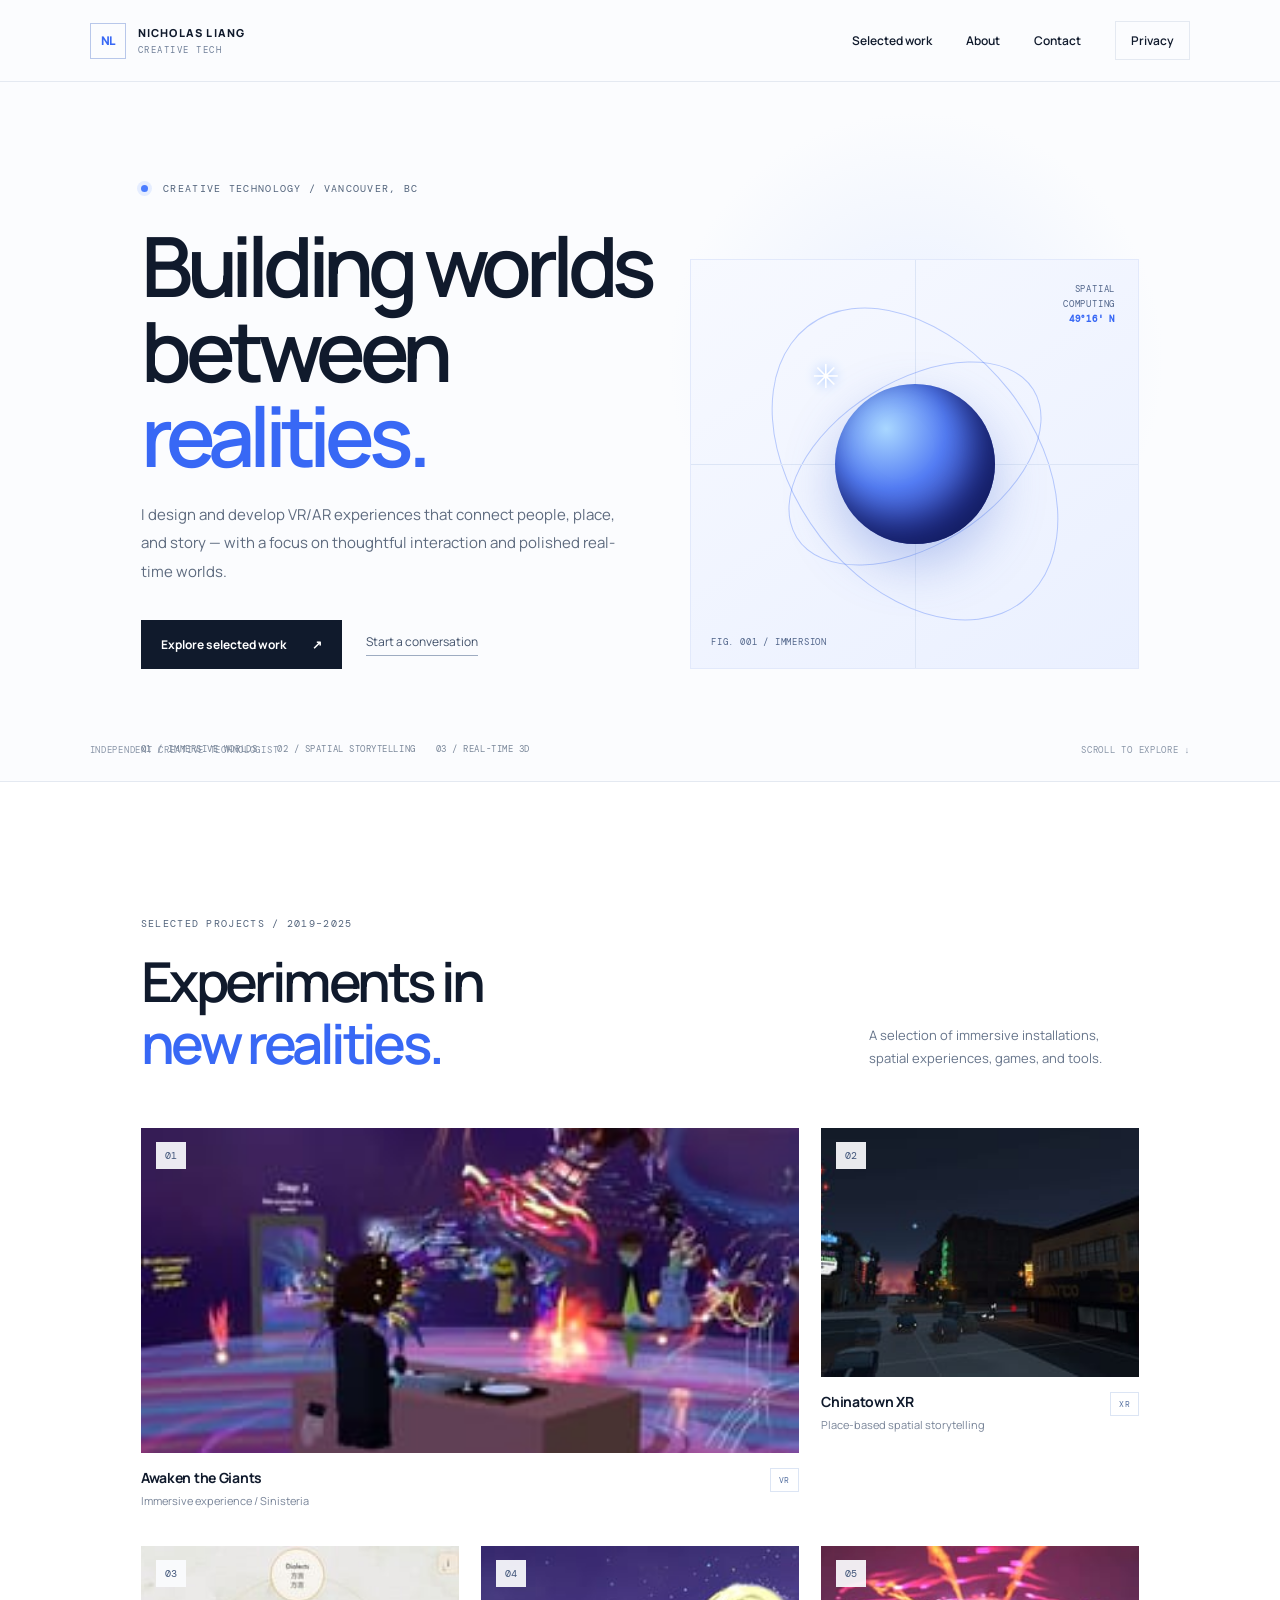
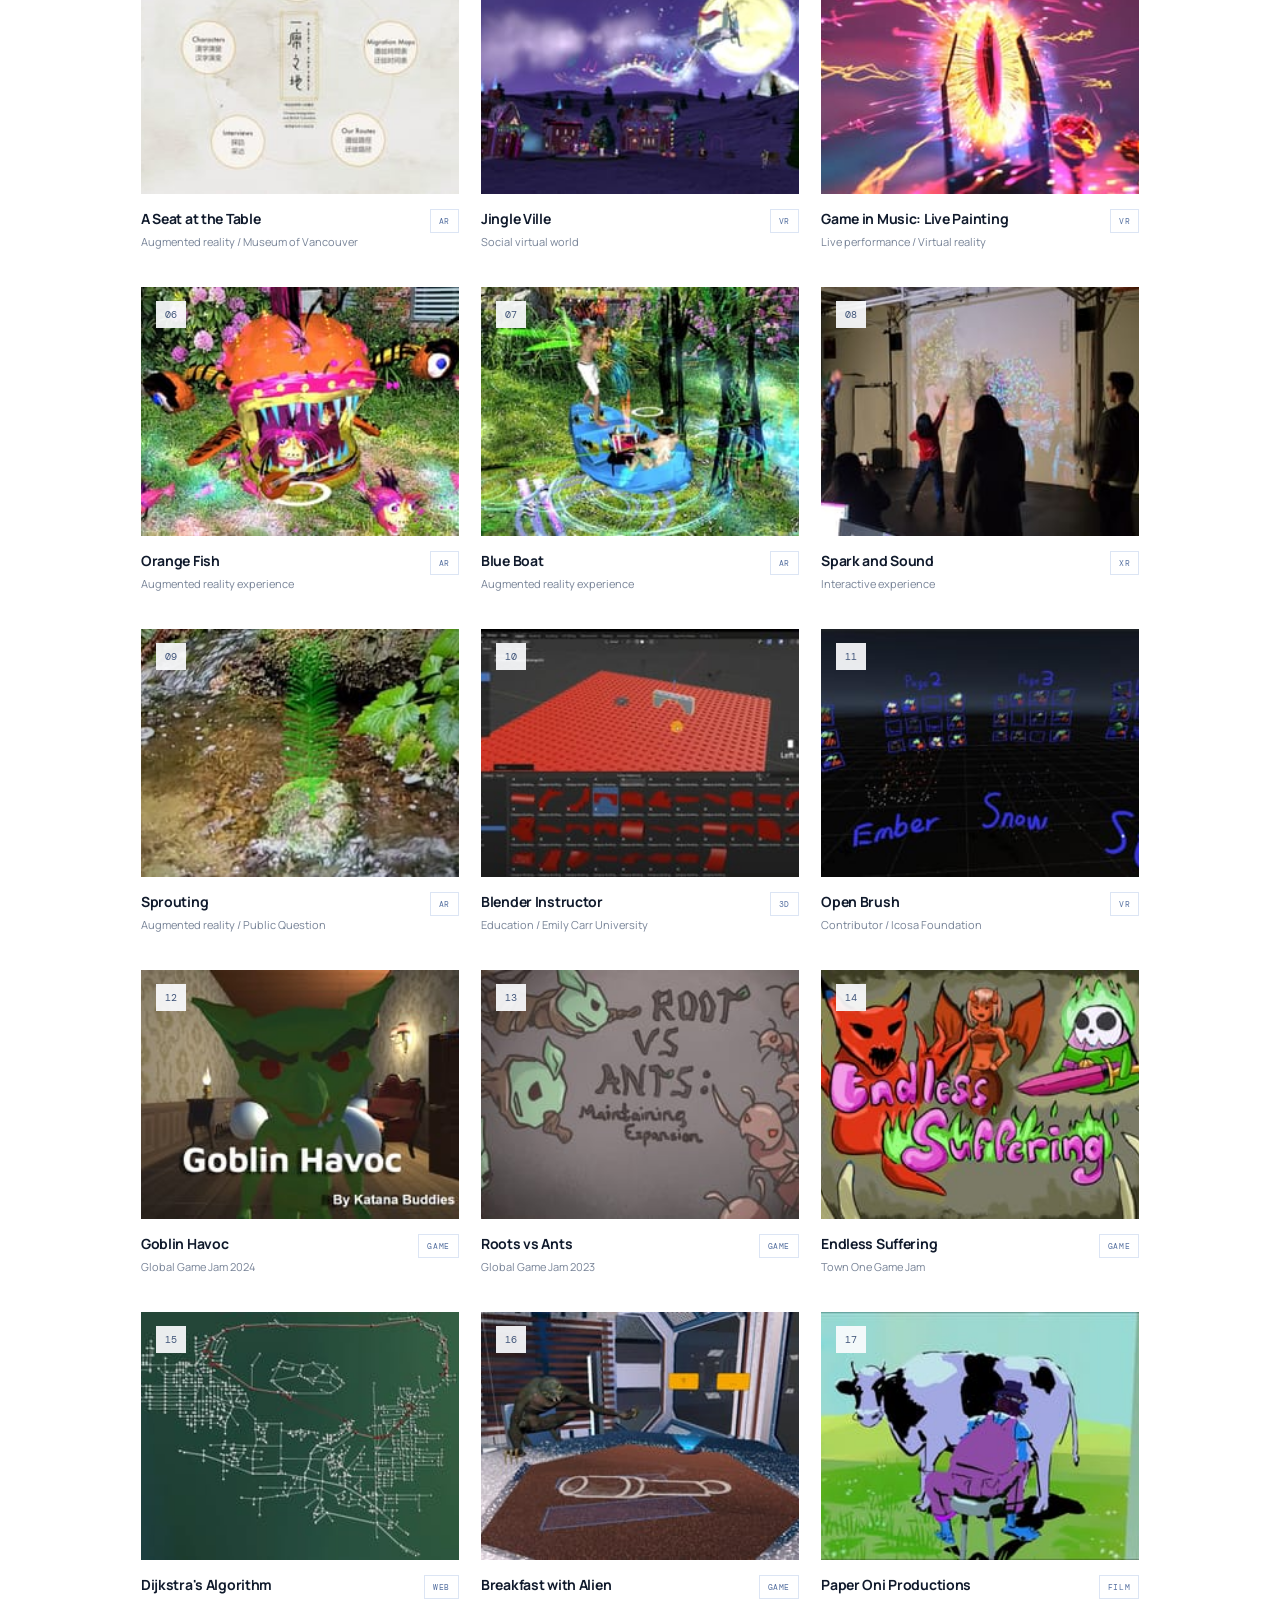
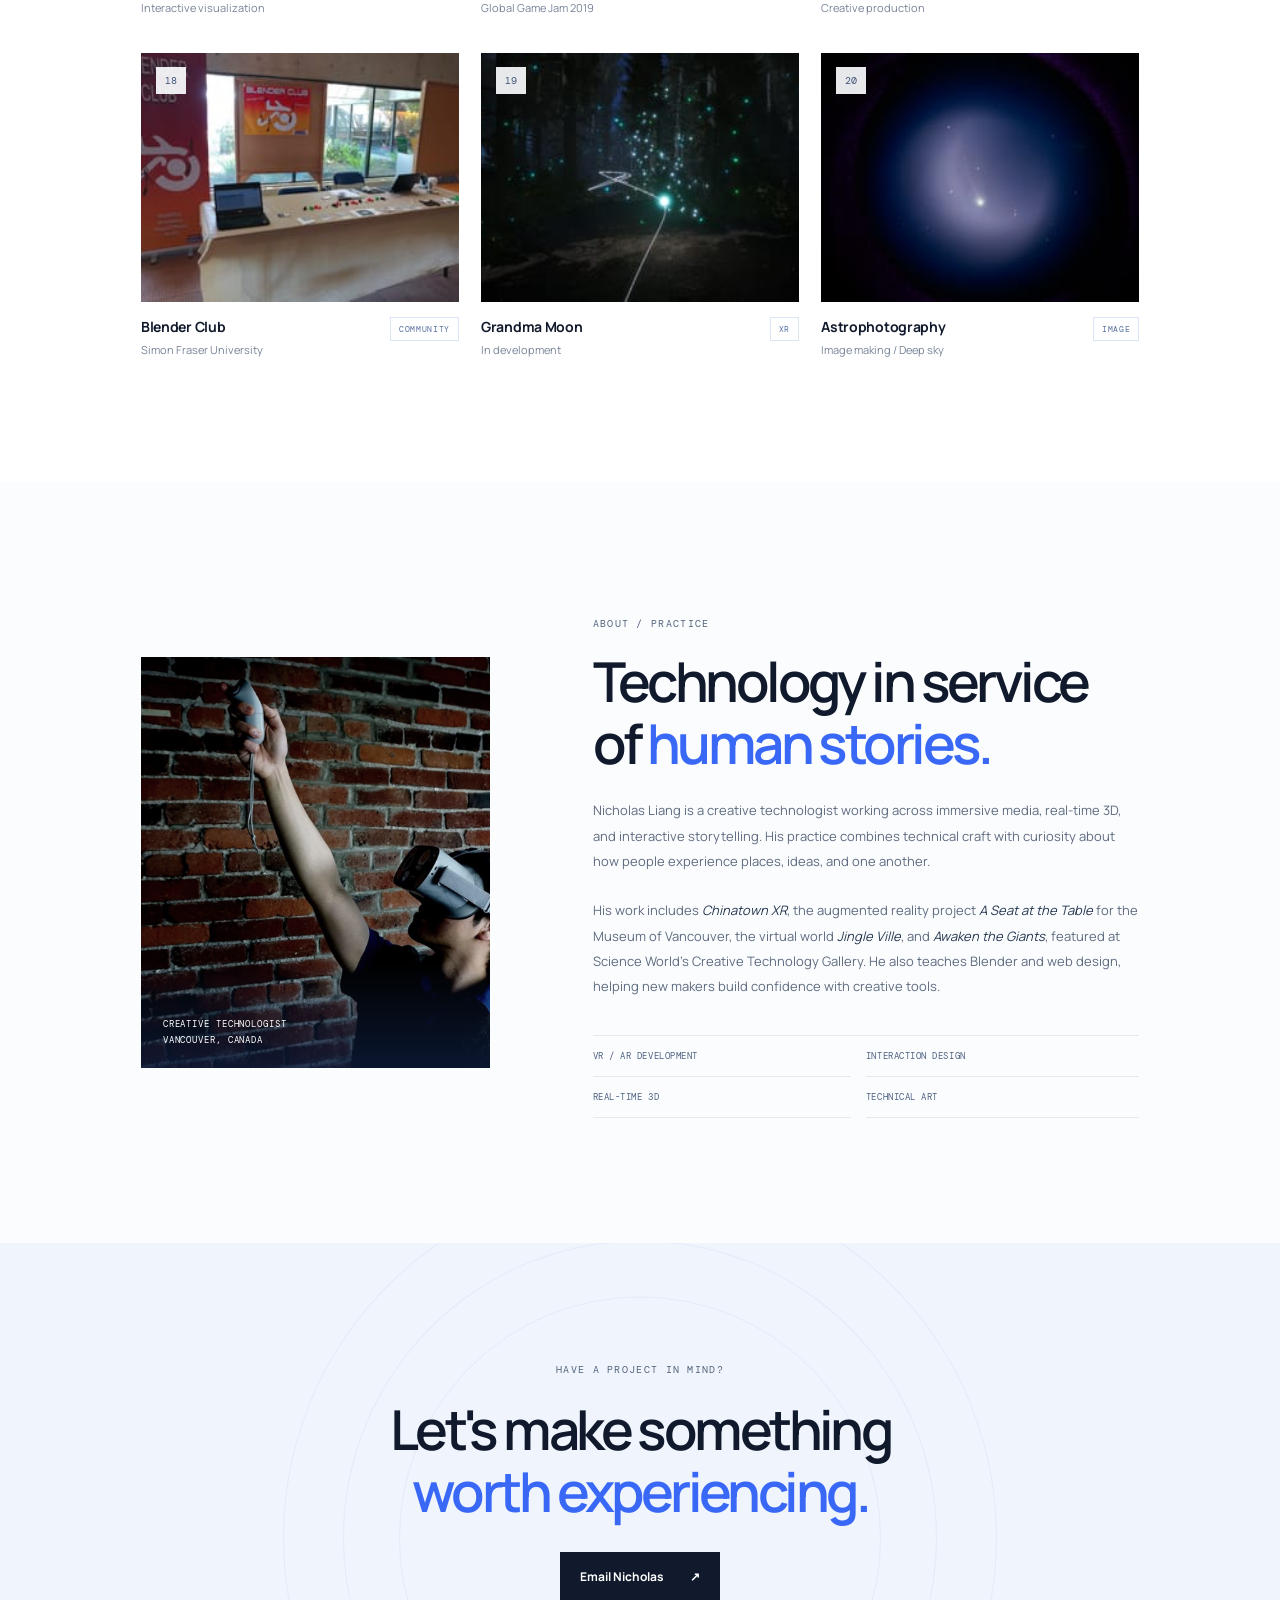
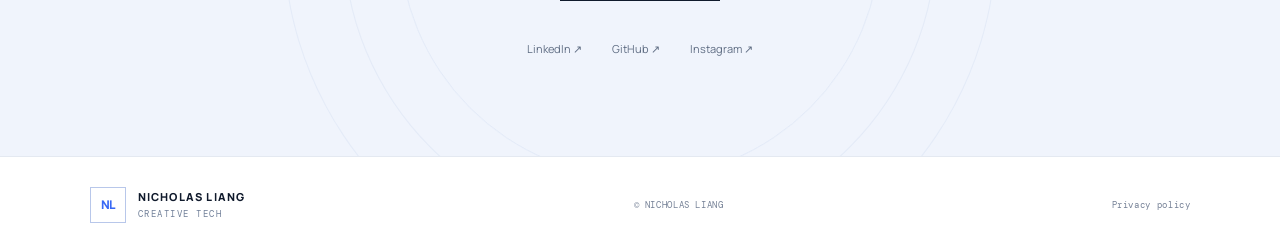
<file: index.html>
<!doctype html>
<html lang="en">
<head>
  <meta charset="utf-8">
  <meta name="viewport" content="width=device-width, initial-scale=1">
  <meta name="description" content="Nicholas Liang Creative Tech — VR/AR development and immersive experiences built at the intersection of technology and story.">
  <link rel="canonical" href="https://nicholasliang.com/">
  <title>Nicholas Liang | Creative Technology</title>
  <link rel="preconnect" href="https://fonts.googleapis.com">
  <link rel="preconnect" href="https://fonts.gstatic.com" crossorigin>
  <link href="https://fonts.googleapis.com/css2?family=DM+Mono:wght@400;500&family=Manrope:wght@400;500;600;700;800&display=swap" rel="stylesheet">
  <link rel="stylesheet" href="assets/css/main.css">
</head>
<body>
  <header class="site-header">
    <a class="wordmark" href="#top" aria-label="Nicholas Liang Creative Tech home"><span class="mark">NL</span><span>NICHOLAS LIANG<span class="wordmark-sub">CREATIVE TECH</span></span></a>
    <nav aria-label="Main navigation"><a href="#work">Selected work</a><a href="#about">About</a><a href="#contact">Contact</a><a class="nav-cta" href="privacy.html">Privacy</a></nav>
  </header>
  <main id="top">
    <section class="hero">
      <div class="hero-copy"><p class="eyebrow"><span class="pulse"></span> CREATIVE TECHNOLOGY / VANCOUVER, BC</p>
        <h1>Building worlds<br>between <span>realities.</span></h1>
        <p class="hero-lede">I design and develop VR/AR experiences that connect people, place, and story — with a focus on thoughtful interaction and polished real-time worlds.</p>
        <div class="hero-actions"><a class="button" href="#work">Explore selected work <span>↗</span></a><a class="text-link" href="mailto:ningtaku@gmail.com">Start a conversation</a></div>
        <div class="hero-meta"><span>01 / IMMERSIVE WORLDS</span><span>02 / SPATIAL STORYTELLING</span><span>03 / REAL-TIME 3D</span></div>
      </div>
      <div class="hero-art" role="img" aria-label="Abstract blue geometric artwork"><div class="orbit orbit-one"></div><div class="orbit orbit-two"></div><div class="orb-core"></div><div class="art-cross">✳</div><span class="art-label">SPATIAL<br>COMPUTING<br><b>49°16' N</b></span><span class="art-index">FIG. 001 / IMMERSION</span></div>
      <div class="hero-bottom"><span>INDEPENDENT CREATIVE TECHNOLOGIST</span><span>SCROLL TO EXPLORE ↓</span></div>
    </section>
    <section class="work section" id="work">
      <div class="section-head"><div><p class="eyebrow">SELECTED PROJECTS / 2019–2025</p><h2>Experiments in<br><span>new realities.</span></h2></div><p class="section-note">A selection of immersive installations, spatial experiences, games, and tools.</p></div>
      <div class="project-grid">
        <a class="project project-feature" href="https://youtu.be/QR4eH1AVmuc" target="_blank" rel="noreferrer"><div class="project-image"><img src="images/awaken.jpeg" alt="Awaken the Giants immersive experience"><span class="project-number">01</span><span class="project-arrow">↗</span></div><div class="project-info"><div><h3>Awaken the Giants</h3><p>Immersive experience / Sinisteria</p></div><span class="tag">VR</span></div></a>
        <a class="project" href="https://nicholasliang.github.io/ChinatownXRWebPreview/" target="_blank" rel="noreferrer"><div class="project-image"><img src="images/chinatownxr.jpeg" alt="Chinatown XR project"><span class="project-number">02</span><span class="project-arrow">↗</span></div><div class="project-info"><div><h3>Chinatown XR</h3><p>Place-based spatial storytelling</p></div><span class="tag">XR</span></div></a>
        <a class="project" href="https://youtu.be/b5e-fz_G0kM" target="_blank" rel="noreferrer"><div class="project-image"><img src="images/aseatatthetable.jpeg" alt="A Seat at the Table at Museum of Vancouver"><span class="project-number">03</span><span class="project-arrow">↗</span></div><div class="project-info"><div><h3>A Seat at the Table</h3><p>Augmented reality / Museum of Vancouver</p></div><span class="tag">AR</span></div></a>
        <a class="project" href="https://youtu.be/aHqDe-PHuR4" target="_blank" rel="noreferrer"><div class="project-image"><img src="images/jingleville.jpeg" alt="Jingle Ville virtual world"><span class="project-number">04</span><span class="project-arrow">↗</span></div><div class="project-info"><div><h3>Jingle Ville</h3><p>Social virtual world</p></div><span class="tag">VR</span></div></a>
        <a class="project" href="https://youtu.be/0qbkB45RY9E" target="_blank" rel="noreferrer"><div class="project-image"><img src="images/vrlivepainting.jpeg" alt="Game in Music live painting in VR"><span class="project-number">05</span><span class="project-arrow">↗</span></div><div class="project-info"><div><h3>Game in Music: Live Painting</h3><p>Live performance / Virtual reality</p></div><span class="tag">VR</span></div></a>
        <a class="project" href="https://curiouseye.com/orangefish.html" target="_blank" rel="noreferrer"><div class="project-image"><img src="images/orangefishar.jpeg" alt="Orange Fish AR experience"><span class="project-number">06</span><span class="project-arrow">↗</span></div><div class="project-info"><div><h3>Orange Fish</h3><p>Augmented reality experience</p></div><span class="tag">AR</span></div></a>
        <a class="project" href="https://curiouseye.com/blueboat.html" target="_blank" rel="noreferrer"><div class="project-image"><img src="images/blueboatar.jpeg" alt="Blue Boat AR experience"><span class="project-number">07</span><span class="project-arrow">↗</span></div><div class="project-info"><div><h3>Blue Boat</h3><p>Augmented reality experience</p></div><span class="tag">AR</span></div></a>
        <a class="project" href="https://youtu.be/eJo8S03qONQ" target="_blank" rel="noreferrer"><div class="project-image"><img src="images/sparkandsound.jpeg" alt="Spark and Sound"><span class="project-number">08</span><span class="project-arrow">↗</span></div><div class="project-info"><div><h3>Spark and Sound</h3><p>Interactive experience</p></div><span class="tag">XR</span></div></a>
        <a class="project" href="https://www.instagram.com/public_question_/" target="_blank" rel="noreferrer"><div class="project-image"><img src="images/sprouting.jpeg" alt="Sprouting AR"><span class="project-number">09</span><span class="project-arrow">↗</span></div><div class="project-info"><div><h3>Sprouting</h3><p>Augmented reality / Public Question</p></div><span class="tag">AR</span></div></a>
        <a class="project" href="https://www.ecuad.ca/academics/continuing-studies/topic/microcred-software/intro-blender" target="_blank" rel="noreferrer"><div class="project-image"><img src="images/blender.jpeg" alt="Blender teaching at Emily Carr University"><span class="project-number">10</span><span class="project-arrow">↗</span></div><div class="project-info"><div><h3>Blender Instructor</h3><p>Education / Emily Carr University</p></div><span class="tag">3D</span></div></a>
        <a class="project" href="https://openbrush.app/" target="_blank" rel="noreferrer"><div class="project-image"><img src="images/openbrush.jpeg" alt="Open Brush project"><span class="project-number">11</span><span class="project-arrow">↗</span></div><div class="project-info"><div><h3>Open Brush</h3><p>Contributor / Icosa Foundation</p></div><span class="tag">VR</span></div></a>
        <a class="project" href="https://globalgamejam.org/games/2024/goblin-havoc-8" target="_blank" rel="noreferrer"><div class="project-image"><img src="images/goblinhavoc.jpeg" alt="Goblin Havoc game"><span class="project-number">12</span><span class="project-arrow">↗</span></div><div class="project-info"><div><h3>Goblin Havoc</h3><p>Global Game Jam 2024</p></div><span class="tag">GAME</span></div></a>
        <a class="project" href="https://v3.globalgamejam.org/2023/games/roots-vs-ants-maintaining-expansion-2" target="_blank" rel="noreferrer"><div class="project-image"><img src="images/RootsvsAntsMaintainingExpansion.jpeg" alt="Roots vs Ants game"><span class="project-number">13</span><span class="project-arrow">↗</span></div><div class="project-info"><div><h3>Roots vs Ants</h3><p>Global Game Jam 2023</p></div><span class="tag">GAME</span></div></a>
        <a class="project" href="https://coolgunxdd.itch.io/endless-suffering" target="_blank" rel="noreferrer"><div class="project-image"><img src="images/endlesssuffering.jpeg" alt="Endless Suffering game"><span class="project-number">14</span><span class="project-arrow">↗</span></div><div class="project-info"><div><h3>Endless Suffering</h3><p>Town One Game Jam</p></div><span class="tag">GAME</span></div></a>
        <a class="project" href="https://youtu.be/n4WCAYhrs88" target="_blank" rel="noreferrer"><div class="project-image"><img src="images/307.jpeg" alt="Dijkstra's Algorithm visualization"><span class="project-number">15</span><span class="project-arrow">↗</span></div><div class="project-info"><div><h3>Dijkstra's Algorithm</h3><p>Interactive visualization</p></div><span class="tag">WEB</span></div></a>
        <a class="project" href="https://v3.globalgamejam.org/2019/games/breakfast-alien" target="_blank" rel="noreferrer"><div class="project-image"><img src="images/breakfastwithalien.jpeg" alt="Breakfast with Alien game"><span class="project-number">16</span><span class="project-arrow">↗</span></div><div class="project-info"><div><h3>Breakfast with Alien</h3><p>Global Game Jam 2019</p></div><span class="tag">GAME</span></div></a>
        <a class="project" href="https://youtu.be/TI0YmCc5xLI" target="_blank" rel="noreferrer"><div class="project-image"><img src="images/paperoni.jpeg" alt="Paper Oni Productions"><span class="project-number">17</span><span class="project-arrow">↗</span></div><div class="project-info"><div><h3>Paper Oni Productions</h3><p>Creative production</p></div><span class="tag">FILM</span></div></a>
        <a class="project" href="https://www.facebook.com/groups/1922956744587342" target="_blank" rel="noreferrer"><div class="project-image"><img src="images/blenderclub.jpeg" alt="Simon Fraser University Blender Club"><span class="project-number">18</span><span class="project-arrow">↗</span></div><div class="project-info"><div><h3>Blender Club</h3><p>Simon Fraser University</p></div><span class="tag">COMMUNITY</span></div></a>
        <div class="project project-static"><div class="project-image"><img src="images/grandmamoon.jpeg" alt="Grandma Moon project artwork"><span class="project-number">19</span><span class="project-arrow">↗</span></div><div class="project-info"><div><h3>Grandma Moon</h3><p>In development</p></div><span class="tag">XR</span></div></div>
        <a class="project" href="https://www.instagram.com/nick_liang_ca/" target="_blank" rel="noreferrer"><div class="project-image"><img src="images/12P.jpeg" alt="Astrophotography image"><span class="project-number">20</span><span class="project-arrow">↗</span></div><div class="project-info"><div><h3>Astrophotography</h3><p>Image making / Deep sky</p></div><span class="tag">IMAGE</span></div></a>
      </div>
    </section>
    <section class="about section" id="about"><div class="about-art"><img src="images/me.jpg" alt="Nicholas Liang"><span>CREATIVE TECHNOLOGIST<br>VANCOUVER, CANADA</span></div><div class="about-copy"><p class="eyebrow">ABOUT / PRACTICE</p><h2>Technology in service<br>of <span>human stories.</span></h2><p>Nicholas Liang is a creative technologist working across immersive media, real-time 3D, and interactive storytelling. His practice combines technical craft with curiosity about how people experience places, ideas, and one another.</p><p>His work includes <em>Chinatown XR</em>, the augmented reality project <em>A Seat at the Table</em> for the Museum of Vancouver, the virtual world <em>Jingle Ville</em>, and <em>Awaken the Giants</em>, featured at Science World's Creative Technology Gallery. He also teaches Blender and web design, helping new makers build confidence with creative tools.</p><div class="capabilities"><span>VR / AR DEVELOPMENT</span><span>INTERACTION DESIGN</span><span>REAL-TIME 3D</span><span>TECHNICAL ART</span></div></div></section>
    <section class="contact section" id="contact"><p class="eyebrow">HAVE A PROJECT IN MIND?</p><h2>Let's make something<br><span>worth experiencing.</span></h2><a class="button" href="mailto:ningtaku@gmail.com">Email Nicholas <span>↗</span></a><div class="socials"><a href="https://www.linkedin.com/in/nicholas-liang-20a44414b/" target="_blank" rel="noreferrer">LinkedIn ↗</a><a href="https://github.com/NicholasLiang" target="_blank" rel="noreferrer">GitHub ↗</a><a href="https://www.instagram.com/nick_liang_ca/" target="_blank" rel="noreferrer">Instagram ↗</a></div></section>
  </main>
  <footer><a class="wordmark" href="#top"><span class="mark">NL</span><span>NICHOLAS LIANG<span class="wordmark-sub">CREATIVE TECH</span></span></a><span>© NICHOLAS LIANG</span><a href="privacy.html">Privacy policy</a></footer>
</body>
</html>
</file>
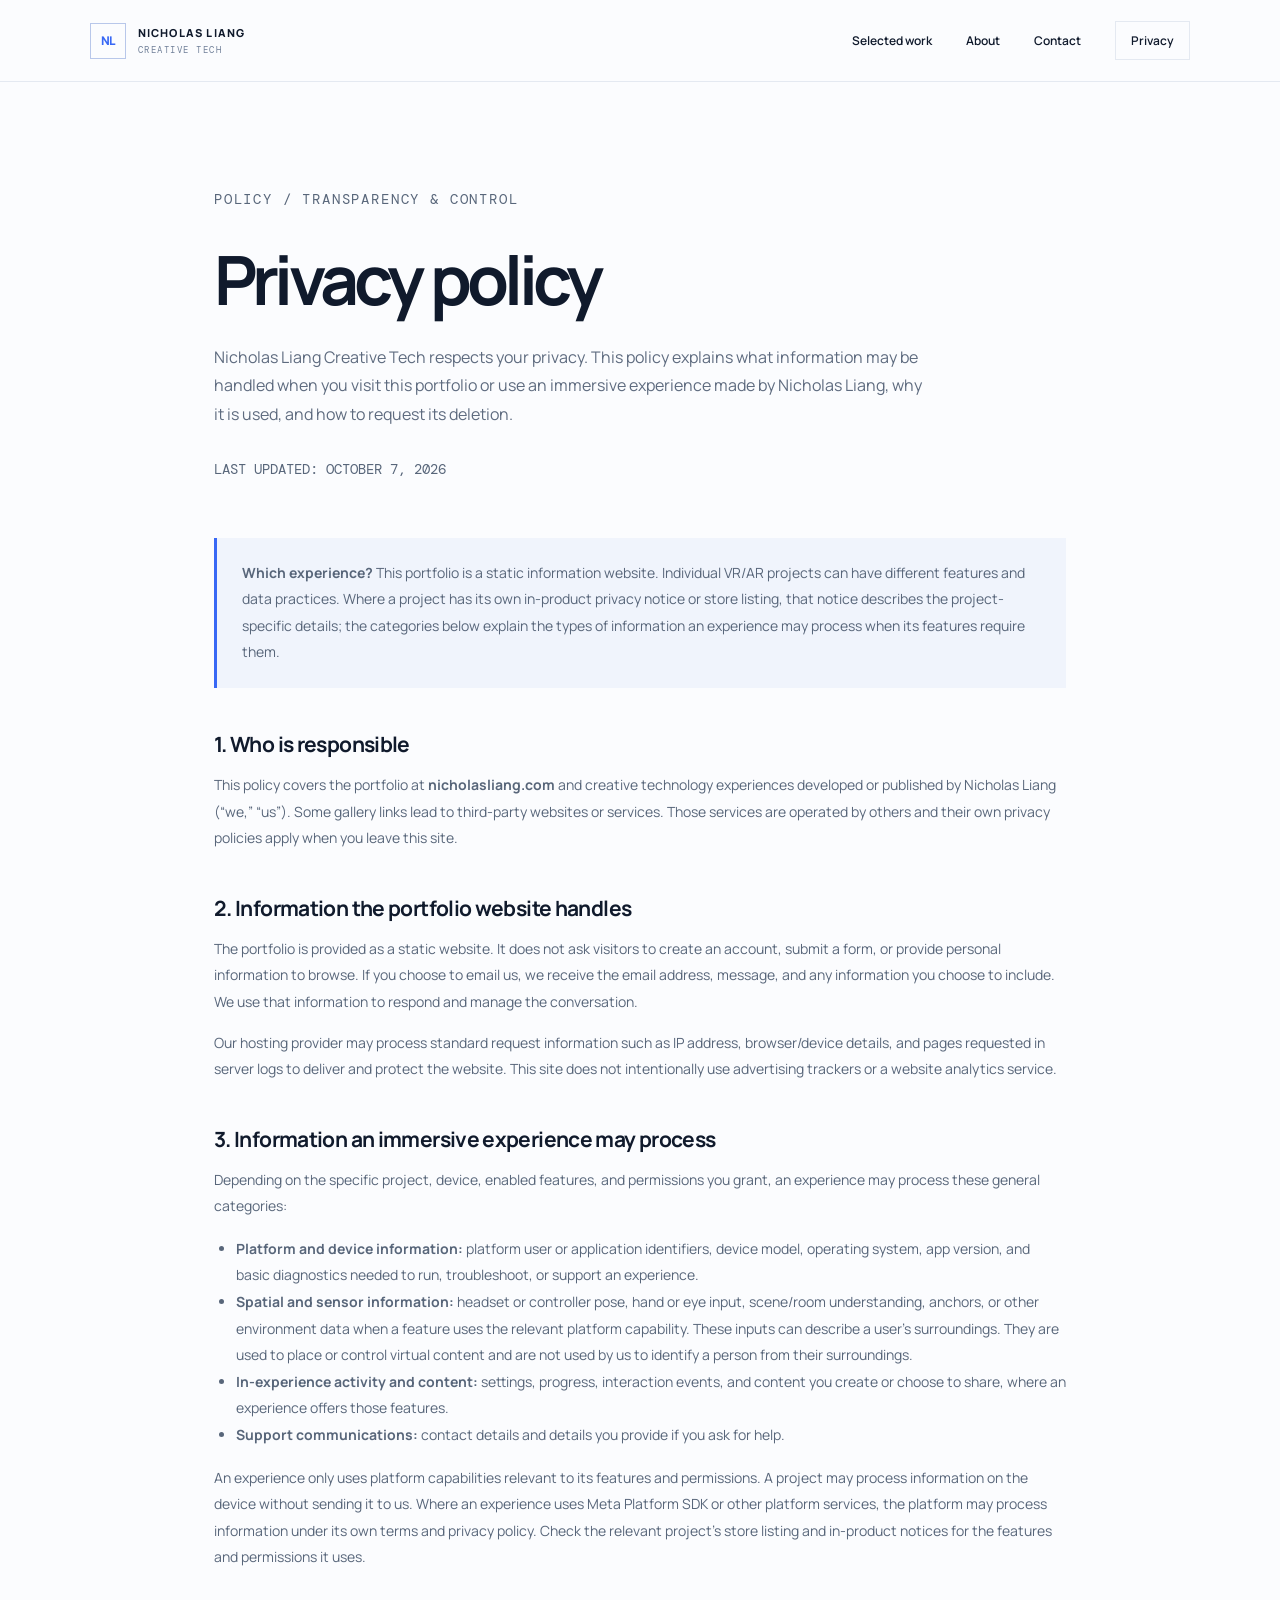
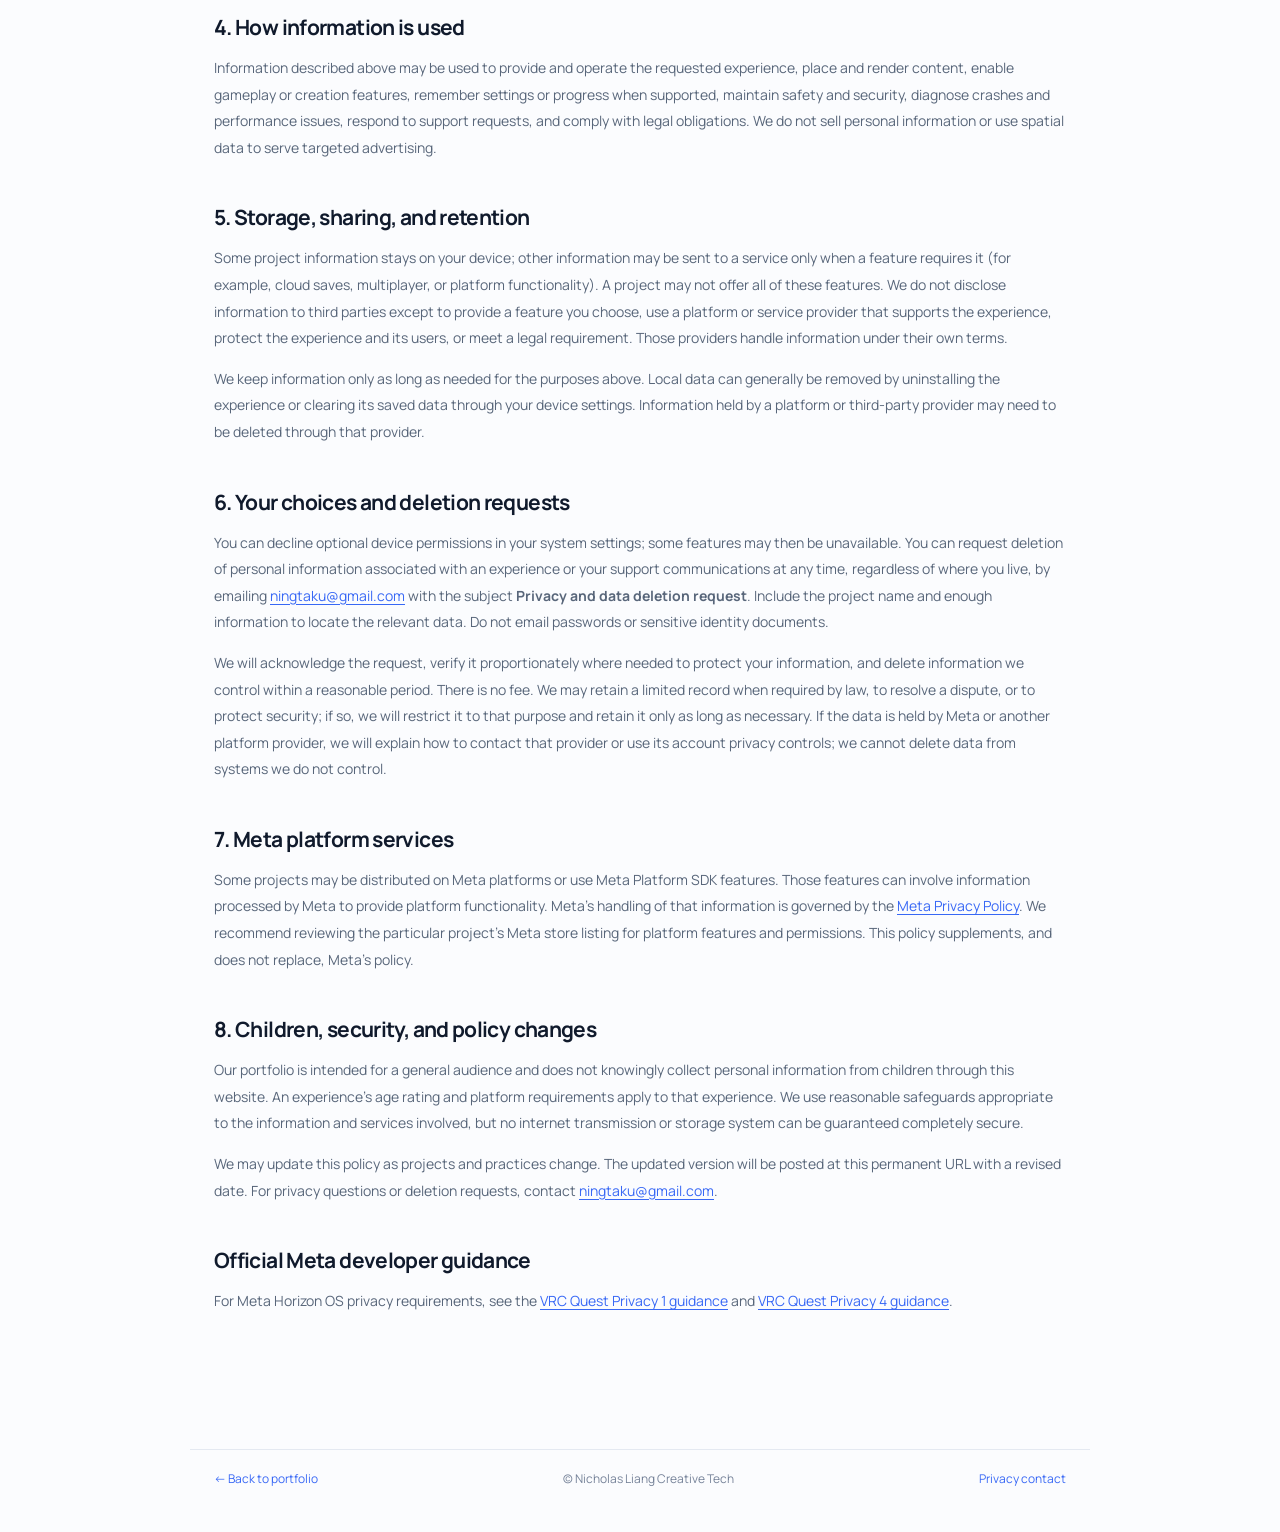
<file: privacy.html>
<!doctype html>
<html lang="en">
<head>
  <meta charset="utf-8">
  <meta name="viewport" content="width=device-width, initial-scale=1">
  <meta name="description" content="Privacy information for Nicholas Liang Creative Tech websites and immersive experiences, including data use and deletion requests.">
  <link rel="canonical" href="https://nicholasliang.com/privacy.html">
  <title>Privacy Policy — Nicholas Liang Creative Tech</title>
  <link rel="preconnect" href="https://fonts.googleapis.com">
  <link rel="preconnect" href="https://fonts.gstatic.com" crossorigin>
  <link href="https://fonts.googleapis.com/css2?family=DM+Mono:wght@400;500&family=Manrope:wght@400;500;600;700;800&display=swap" rel="stylesheet">
  <link rel="stylesheet" href="assets/css/main.css">
</head>
<body>
  <header class="site-header">
    <a class="wordmark" href="index.html" aria-label="Nicholas Liang Creative Tech home"><span class="mark">NL</span><span>NICHOLAS LIANG<span class="wordmark-sub">CREATIVE TECH</span></span></a>
    <nav aria-label="Main navigation"><a href="index.html#work">Selected work</a><a href="index.html#about">About</a><a href="index.html#contact">Contact</a><a class="nav-cta" href="privacy.html" aria-current="page">Privacy</a></nav>
  </header>
  <main class="privacy-main">
    <p class="eyebrow">POLICY / TRANSPARENCY & CONTROL</p>
    <h1>Privacy policy</h1>
    <p class="intro">Nicholas Liang Creative Tech respects your privacy. This policy explains what information may be handled when you visit this portfolio or use an immersive experience made by Nicholas Liang, why it is used, and how to request its deletion.</p>
    <p class="privacy-meta">LAST UPDATED: OCTOBER 7, 2026</p>

    <div class="policy-callout"><p><strong>Which experience?</strong> This portfolio is a static information website. Individual VR/AR projects can have different features and data practices. Where a project has its own in-product privacy notice or store listing, that notice describes the project-specific details; the categories below explain the types of information an experience may process when its features require them.</p></div>

    <h2>1. Who is responsible</h2>
    <p>This policy covers the portfolio at <strong>nicholasliang.com</strong> and creative technology experiences developed or published by Nicholas Liang (“we,” “us”). Some gallery links lead to third-party websites or services. Those services are operated by others and their own privacy policies apply when you leave this site.</p>

    <h2>2. Information the portfolio website handles</h2>
    <p>The portfolio is provided as a static website. It does not ask visitors to create an account, submit a form, or provide personal information to browse. If you choose to email us, we receive the email address, message, and any information you choose to include. We use that information to respond and manage the conversation.</p>
    <p>Our hosting provider may process standard request information such as IP address, browser/device details, and pages requested in server logs to deliver and protect the website. This site does not intentionally use advertising trackers or a website analytics service.</p>

    <h2>3. Information an immersive experience may process</h2>
    <p>Depending on the specific project, device, enabled features, and permissions you grant, an experience may process these general categories:</p>
    <ul>
      <li><strong>Platform and device information:</strong> platform user or application identifiers, device model, operating system, app version, and basic diagnostics needed to run, troubleshoot, or support an experience.</li>
      <li><strong>Spatial and sensor information:</strong> headset or controller pose, hand or eye input, scene/room understanding, anchors, or other environment data when a feature uses the relevant platform capability. These inputs can describe a user’s surroundings. They are used to place or control virtual content and are not used by us to identify a person from their surroundings.</li>
      <li><strong>In-experience activity and content:</strong> settings, progress, interaction events, and content you create or choose to share, where an experience offers those features.</li>
      <li><strong>Support communications:</strong> contact details and details you provide if you ask for help.</li>
    </ul>
    <p>An experience only uses platform capabilities relevant to its features and permissions. A project may process information on the device without sending it to us. Where an experience uses Meta Platform SDK or other platform services, the platform may process information under its own terms and privacy policy. Check the relevant project’s store listing and in-product notices for the features and permissions it uses.</p>

    <h2>4. How information is used</h2>
    <p>Information described above may be used to provide and operate the requested experience, place and render content, enable gameplay or creation features, remember settings or progress when supported, maintain safety and security, diagnose crashes and performance issues, respond to support requests, and comply with legal obligations. We do not sell personal information or use spatial data to serve targeted advertising.</p>

    <h2>5. Storage, sharing, and retention</h2>
    <p>Some project information stays on your device; other information may be sent to a service only when a feature requires it (for example, cloud saves, multiplayer, or platform functionality). A project may not offer all of these features. We do not disclose information to third parties except to provide a feature you choose, use a platform or service provider that supports the experience, protect the experience and its users, or meet a legal requirement. Those providers handle information under their own terms.</p>
    <p>We keep information only as long as needed for the purposes above. Local data can generally be removed by uninstalling the experience or clearing its saved data through your device settings. Information held by a platform or third-party provider may need to be deleted through that provider.</p>

    <h2>6. Your choices and deletion requests</h2>
    <p>You can decline optional device permissions in your system settings; some features may then be unavailable. You can request deletion of personal information associated with an experience or your support communications at any time, regardless of where you live, by emailing <a href="mailto:ningtaku@gmail.com?subject=Privacy%20and%20data%20deletion%20request">ningtaku@gmail.com</a> with the subject <strong>Privacy and data deletion request</strong>. Include the project name and enough information to locate the relevant data. Do not email passwords or sensitive identity documents.</p>
    <p>We will acknowledge the request, verify it proportionately where needed to protect your information, and delete information we control within a reasonable period. There is no fee. We may retain a limited record when required by law, to resolve a dispute, or to protect security; if so, we will restrict it to that purpose and retain it only as long as necessary. If the data is held by Meta or another platform provider, we will explain how to contact that provider or use its account privacy controls; we cannot delete data from systems we do not control.</p>

    <h2>7. Meta platform services</h2>
    <p>Some projects may be distributed on Meta platforms or use Meta Platform SDK features. Those features can involve information processed by Meta to provide platform functionality. Meta’s handling of that information is governed by the <a href="https://www.facebook.com/privacy/policy/" target="_blank" rel="noreferrer">Meta Privacy Policy</a>. We recommend reviewing the particular project’s Meta store listing for platform features and permissions. This policy supplements, and does not replace, Meta’s policy.</p>

    <h2>8. Children, security, and policy changes</h2>
    <p>Our portfolio is intended for a general audience and does not knowingly collect personal information from children through this website. An experience’s age rating and platform requirements apply to that experience. We use reasonable safeguards appropriate to the information and services involved, but no internet transmission or storage system can be guaranteed completely secure.</p>
    <p>We may update this policy as projects and practices change. The updated version will be posted at this permanent URL with a revised date. For privacy questions or deletion requests, contact <a href="mailto:ningtaku@gmail.com">ningtaku@gmail.com</a>.</p>

    <h2>Official Meta developer guidance</h2>
    <p>For Meta Horizon OS privacy requirements, see the <a href="https://developers.meta.com/vr/resources/vrc-quest-privacy-1/" target="_blank" rel="noreferrer">VRC Quest Privacy 1 guidance</a> and <a href="https://developers.meta.com/vr/resources/vrc-quest-privacy-4/" target="_blank" rel="noreferrer">VRC Quest Privacy 4 guidance</a>.</p>
  </main>
  <div class="privacy-footer"><a href="index.html">← Back to portfolio</a><span>© Nicholas Liang Creative Tech</span><a href="mailto:ningtaku@gmail.com">Privacy contact</a></div>
</body>
</html>
</file>
<file: assets/css/main.css>
:root{--ink:#101a2c;--muted:#66748a;--blue:#3868f5;--line:#e4e9f1;--paper:#fbfcfe;--mono:"DM Mono",monospace;--sans:"Manrope",Arial,sans-serif}*{box-sizing:border-box}html{scroll-behavior:smooth;scroll-padding-top:90px}body{margin:0;background:var(--paper);color:var(--ink);font-family:var(--sans);-webkit-font-smoothing:antialiased}a{color:inherit;text-decoration:none}.site-header{height:82px;padding:0 clamp(22px,7vw,112px);display:flex;align-items:center;justify-content:space-between;border-bottom:1px solid var(--line);background:rgba(251,252,254,.92);position:sticky;top:0;z-index:10;backdrop-filter:blur(16px)}.wordmark{display:flex;align-items:center;gap:12px;font-size:11px;font-weight:800;letter-spacing:.11em}.mark{width:36px;height:36px;display:grid;place-items:center;border:1px solid #b8c7ea;color:var(--blue);font-size:12px;letter-spacing:-.06em}.wordmark-sub{display:block;margin-top:4px;color:#718099;font:9px var(--mono);letter-spacing:.17em}.site-header nav{display:flex;align-items:center;gap:34px;font-size:12px;font-weight:600}.site-header nav a{transition:color .2s}.site-header nav a:hover,.socials a:hover,footer>a:hover{color:var(--blue)}.nav-cta{padding:10px 15px;border:1px solid var(--line)}.hero{min-height:690px;padding:90px clamp(22px,11vw,175px) 26px;position:relative;display:grid;grid-template-columns:1.1fr .9fr;align-items:center;overflow:hidden}.hero:before{content:"";position:absolute;width:500px;height:500px;left:52%;top:4%;background:radial-gradient(circle,#e9f0ff 0,rgba(233,240,255,0) 70%);pointer-events:none}.hero-copy{z-index:1}.eyebrow{font:10px var(--mono);letter-spacing:.13em;color:#53647c}.pulse{display:inline-block;width:7px;height:7px;border-radius:50%;margin-right:8px;background:#4a7cff;box-shadow:0 0 0 4px #e5edff}.hero h1{font-size:clamp(52px,6.5vw,90px);line-height:1.02;letter-spacing:-.075em;margin:28px 0 23px;font-weight:600}.hero h1 span,.section-head h2 span,.about h2 span,.contact h2 span{color:var(--blue)}.hero-lede{font-size:15px;line-height:1.9;color:#5e6b7f;max-width:490px}.hero-actions{display:flex;align-items:center;gap:24px;margin-top:34px}.button{background:var(--ink);color:white;padding:16px 20px;display:inline-flex;gap:26px;align-items:center;font-size:12px;font-weight:700;transition:transform .2s,background .2s}.button:hover{background:var(--blue);transform:translateY(-2px)}.text-link{font-size:12px;color:#41516a;border-bottom:1px solid #9eacc1;padding-bottom:5px}.hero-meta{display:flex;gap:20px;flex-wrap:wrap;margin-top:74px;font:9px var(--mono);letter-spacing:.06em;color:#7c899b}.hero-art{height:410px;max-width:450px;width:100%;justify-self:end;position:relative;display:grid;place-items:center;background:linear-gradient(145deg,#f7f9ff,#eaf0ff);border:1px solid #e2e9fb;overflow:hidden}.hero-art:before,.hero-art:after{content:"";position:absolute;width:1px;height:100%;left:50%;background:#dce5f6}.hero-art:after{width:100%;height:1px;top:50%;left:0}.orbit{position:absolute;border:1px solid rgba(55,104,245,.32);border-radius:50%;transform:rotate(-32deg)}.orbit-one{width:280px;height:165px}.orbit-two{width:350px;height:240px;transform:rotate(52deg)}.orb-core{width:160px;height:160px;border-radius:50%;background:radial-gradient(circle at 32% 28%,#a9d7ff,#547df4 38%,#3040aa 72%,#171f5e);box-shadow:inset -15px -18px 36px #131d63,0 20px 50px #5275d65c;z-index:1}.art-cross{position:absolute;z-index:2;top:23%;left:27%;font-size:33px;color:#fff;text-shadow:0 0 12px #8db7ff}.art-label,.art-index{position:absolute;z-index:3;font:9px/1.7 var(--mono);letter-spacing:.09em;color:#52668b}.art-label{right:23px;top:22px;text-align:right}.art-label b{color:var(--blue)}.art-index{left:20px;bottom:17px}.hero-bottom{position:absolute;bottom:25px;left:clamp(22px,7vw,112px);right:clamp(22px,7vw,112px);display:flex;justify-content:space-between;font:9px var(--mono);letter-spacing:.08em;color:#8a96a8}.section{padding:125px clamp(22px,11vw,175px)}.work{background:#fff;border-top:1px solid var(--line)}.section-head{display:flex;justify-content:space-between;align-items:end;margin-bottom:54px}.section-head h2,.about h2,.contact h2{font-size:clamp(37px,4.3vw,58px);letter-spacing:-.065em;line-height:1.13;font-weight:600;margin:20px 0 0}.section-note{font-size:13px;line-height:1.8;color:var(--muted);max-width:270px;margin:0 0 4px}.project-grid{display:grid;grid-template-columns:repeat(3,minmax(0,1fr));gap:38px 22px}.project{min-width:0;display:block}.project-feature{grid-column:span 2}.project-image{position:relative;aspect-ratio:1.28;background:#eef2f8;overflow:hidden}.project-feature .project-image{aspect-ratio:2.03}.project-image img{width:100%;height:100%;object-fit:cover;display:block;transition:transform .65s cubic-bezier(.2,.7,.2,1),filter .4s}.project:hover .project-image img{transform:scale(1.045);filter:saturate(1.08)}.project-number{position:absolute;top:14px;left:15px;padding:7px 9px;background:#fbfcfeeb;font:10px var(--mono);color:#3f5479}.project-arrow{position:absolute;right:14px;top:14px;width:32px;height:32px;display:grid;place-items:center;background:#fbfcfeeb;color:var(--blue);opacity:0;transform:translateY(4px);transition:.2s}.project:hover .project-arrow{opacity:1;transform:none}.project-info{padding:15px 0 0;display:flex;align-items:start;justify-content:space-between;gap:12px}.project-info h3{font-size:14px;margin:0 0 6px;font-weight:700;letter-spacing:-.02em}.project-info p{font-size:11px;margin:0;color:#778397}.tag{border:1px solid #dce5f4;color:#5570a0;padding:6px 8px;font:8px var(--mono);letter-spacing:.08em;white-space:nowrap}.project-static{cursor:default}.about{display:grid;grid-template-columns:.78fr 1.22fr;gap:clamp(45px,8vw,120px);align-items:center}.about-art{position:relative;background:#e8edfa;aspect-ratio:.85;max-height:560px;overflow:hidden}.about-art img{width:100%;height:100%;object-fit:cover;filter:saturate(.72)}.about-art span{position:absolute;bottom:0;left:0;right:0;background:linear-gradient(transparent,#0d1c3bc9);padding:55px 22px 20px;color:white;font:9px/1.7 var(--mono);letter-spacing:.1em}.about-copy>p:not(.eyebrow){color:#5e6b7f;font-size:13px;line-height:1.95;margin-top:24px}.about-copy em{color:#273951}.capabilities{display:grid;grid-template-columns:1fr 1fr;gap:0;margin-top:35px;border-top:1px solid var(--line)}.capabilities span{padding:14px 0;border-bottom:1px solid var(--line);font:9px var(--mono);letter-spacing:.06em;color:#4e6281}.capabilities span:nth-child(odd){margin-right:15px}.contact{background:#f0f4fc;text-align:center;padding-top:110px;padding-bottom:100px;position:relative;overflow:hidden}.contact:before{content:"";position:absolute;width:480px;height:480px;border:1px solid #dce5f5;border-radius:50%;left:50%;top:50%;transform:translate(-50%,-42%);box-shadow:0 0 0 55px #f0f4fc,0 0 0 56px #dce5f5,0 0 0 115px #f0f4fc,0 0 0 116px #dce5f5;opacity:.6}.contact>*{position:relative}.contact h2{margin:22px 0 30px}.contact .button{margin-bottom:40px}.socials{display:flex;justify-content:center;gap:30px;font-size:11px;color:#5f6d83}footer{min-height:96px;display:flex;align-items:center;justify-content:space-between;padding:20px clamp(22px,7vw,112px);background:#fff;border-top:1px solid var(--line);font:9px var(--mono);letter-spacing:.07em;color:#758196}footer .wordmark{font-family:var(--sans);color:var(--ink)}
/* Privacy page */
.privacy-main{max-width:900px;margin:auto;padding:90px 24px 120px}.privacy-main .eyebrow{margin-bottom:20px}.privacy-main h1{font-size:clamp(42px,6vw,68px);letter-spacing:-.07em;margin:0 0 18px}.privacy-main .intro{font-size:16px;line-height:1.8;color:#5e6b7f;max-width:720px}.privacy-meta{font:10px var(--mono);color:#8290a4;margin:27px 0 55px}.privacy-main h2{font-size:21px;letter-spacing:-.03em;margin:42px 0 12px}.privacy-main p,.privacy-main li{font-size:14px;line-height:1.9;color:#58667a}.privacy-main ul{padding-left:22px}.privacy-main a{color:var(--blue);text-decoration:underline;text-underline-offset:3px}.policy-callout{padding:22px 25px;border-left:3px solid var(--blue);background:#f0f4fc;margin:28px 0}.policy-callout p{margin:0}.privacy-footer{max-width:900px;margin:auto;padding:20px 24px 45px;border-top:1px solid var(--line);font-size:12px;color:#768399;display:flex;justify-content:space-between}.privacy-footer a{color:var(--blue)}
@media(max-width:900px){.hero{padding-left:7vw;padding-right:7vw;grid-template-columns:1fr 0.8fr}.hero-art{height:340px}.hero-meta{max-width:420px}.section{padding:95px 7vw}.project-grid{gap:30px 16px}.about{gap:45px}.site-header{padding:0 5vw}}
@media(max-width:650px){.site-header{height:70px}.site-header nav{gap:15px;font-size:10px}.site-header nav a:first-child{display:none}.nav-cta{padding:8px 10px}.hero{display:block;min-height:0;padding-top:70px;padding-bottom:80px}.hero h1{font-size:58px}.hero-art{margin:55px auto 25px;height:310px;max-width:420px}.hero-meta{margin-top:50px;gap:13px}.hero-bottom{font-size:8px}.section{padding:78px 6vw}.section-head{display:block;margin-bottom:35px}.section-note{margin-top:20px}.project-grid{grid-template-columns:repeat(2,minmax(0,1fr));gap:27px 13px}.project-feature{grid-column:span 2}.project-feature .project-image{aspect-ratio:1.5}.project-image{aspect-ratio:1.05}.project-info h3{font-size:12px}.project-info p{font-size:10px;line-height:1.5}.tag{font-size:7px;padding:5px}.about{display:flex;flex-direction:column;align-items:stretch}.about-art{width:75%;margin:0 auto;max-height:420px}.about h2{font-size:42px}.contact h2{font-size:42px}.socials{gap:17px;font-size:10px}footer{padding:18px 6vw;gap:15px;flex-wrap:wrap}footer>span{font-size:8px}.privacy-main{padding-top:65px}.privacy-footer{gap:18px;flex-wrap:wrap}}
@media(max-width:390px){.site-header nav{gap:10px}.wordmark{font-size:9px;gap:8px}.mark{width:32px;height:32px}.hero h1{font-size:51px}.hero-actions{align-items:flex-start;flex-direction:column;gap:18px}.project-info{gap:6px}.project-info h3{font-size:11px}.tag{letter-spacing:0}}
</file>
